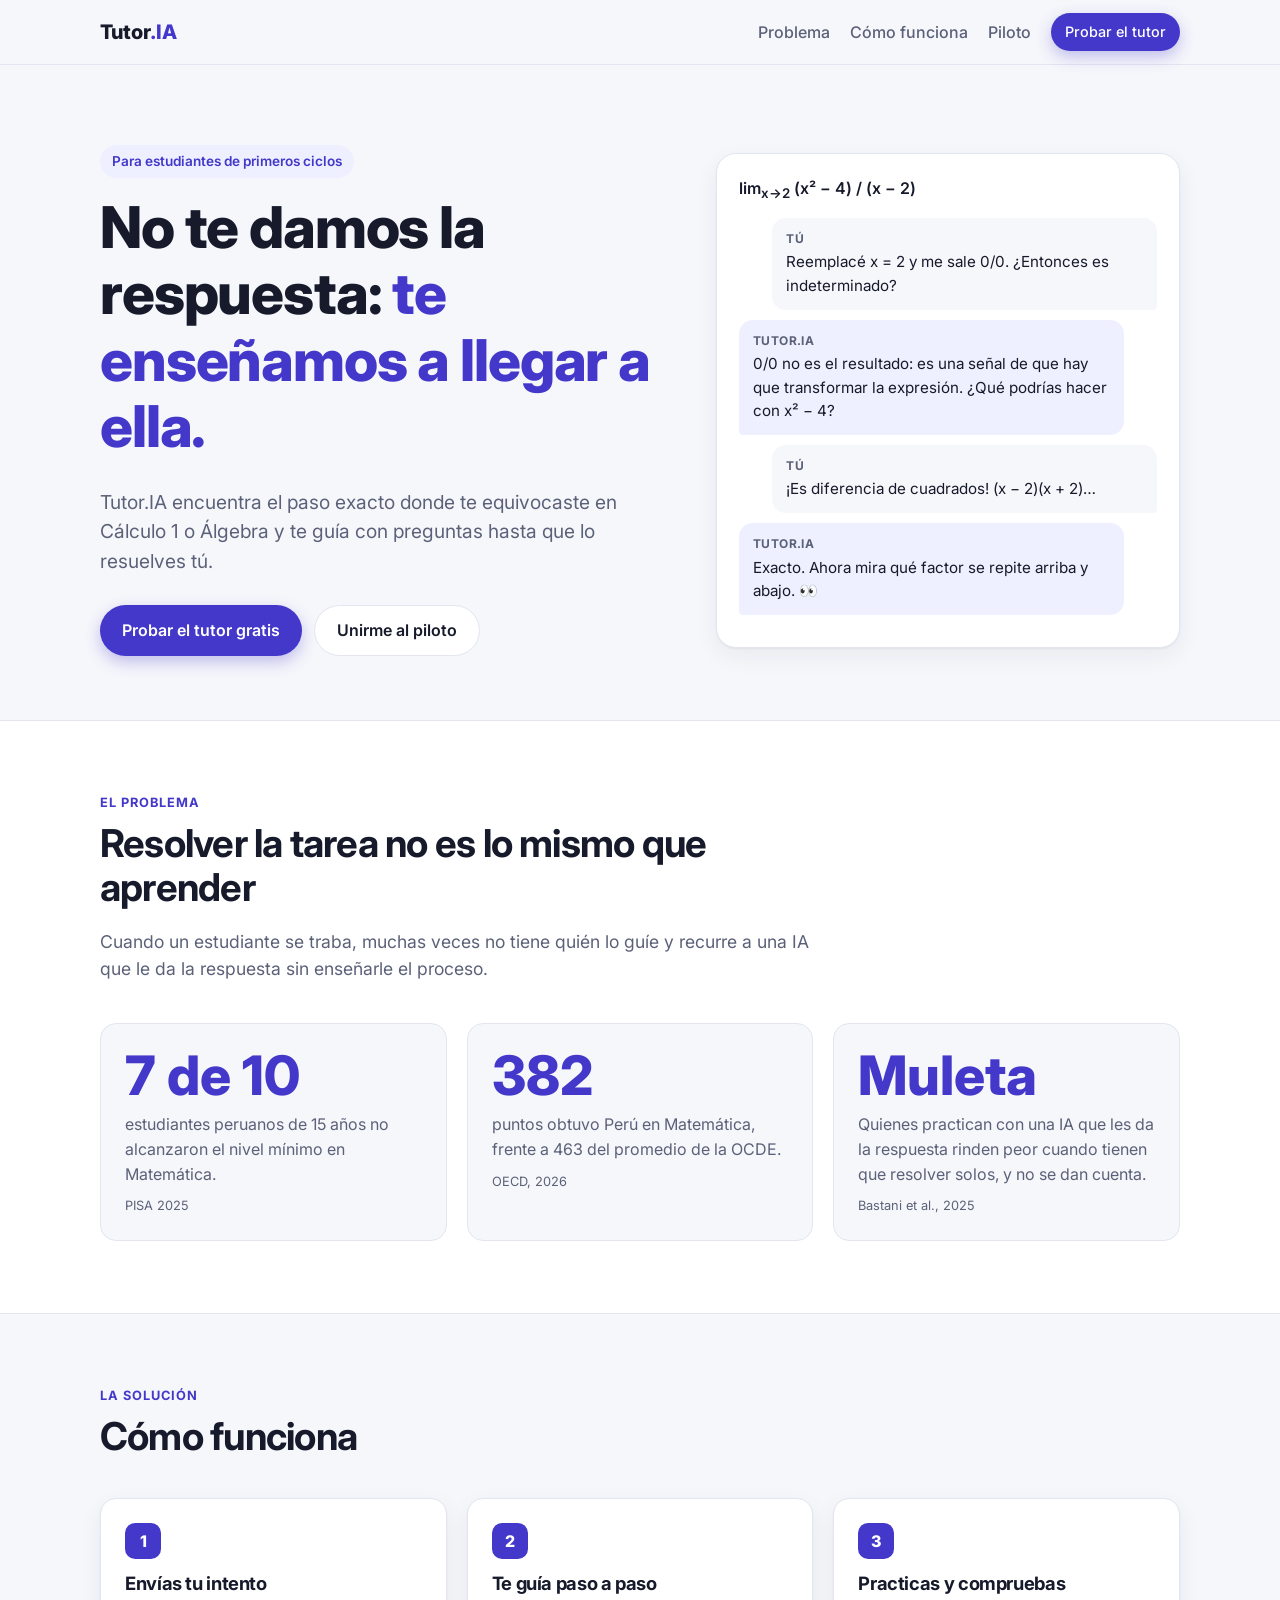
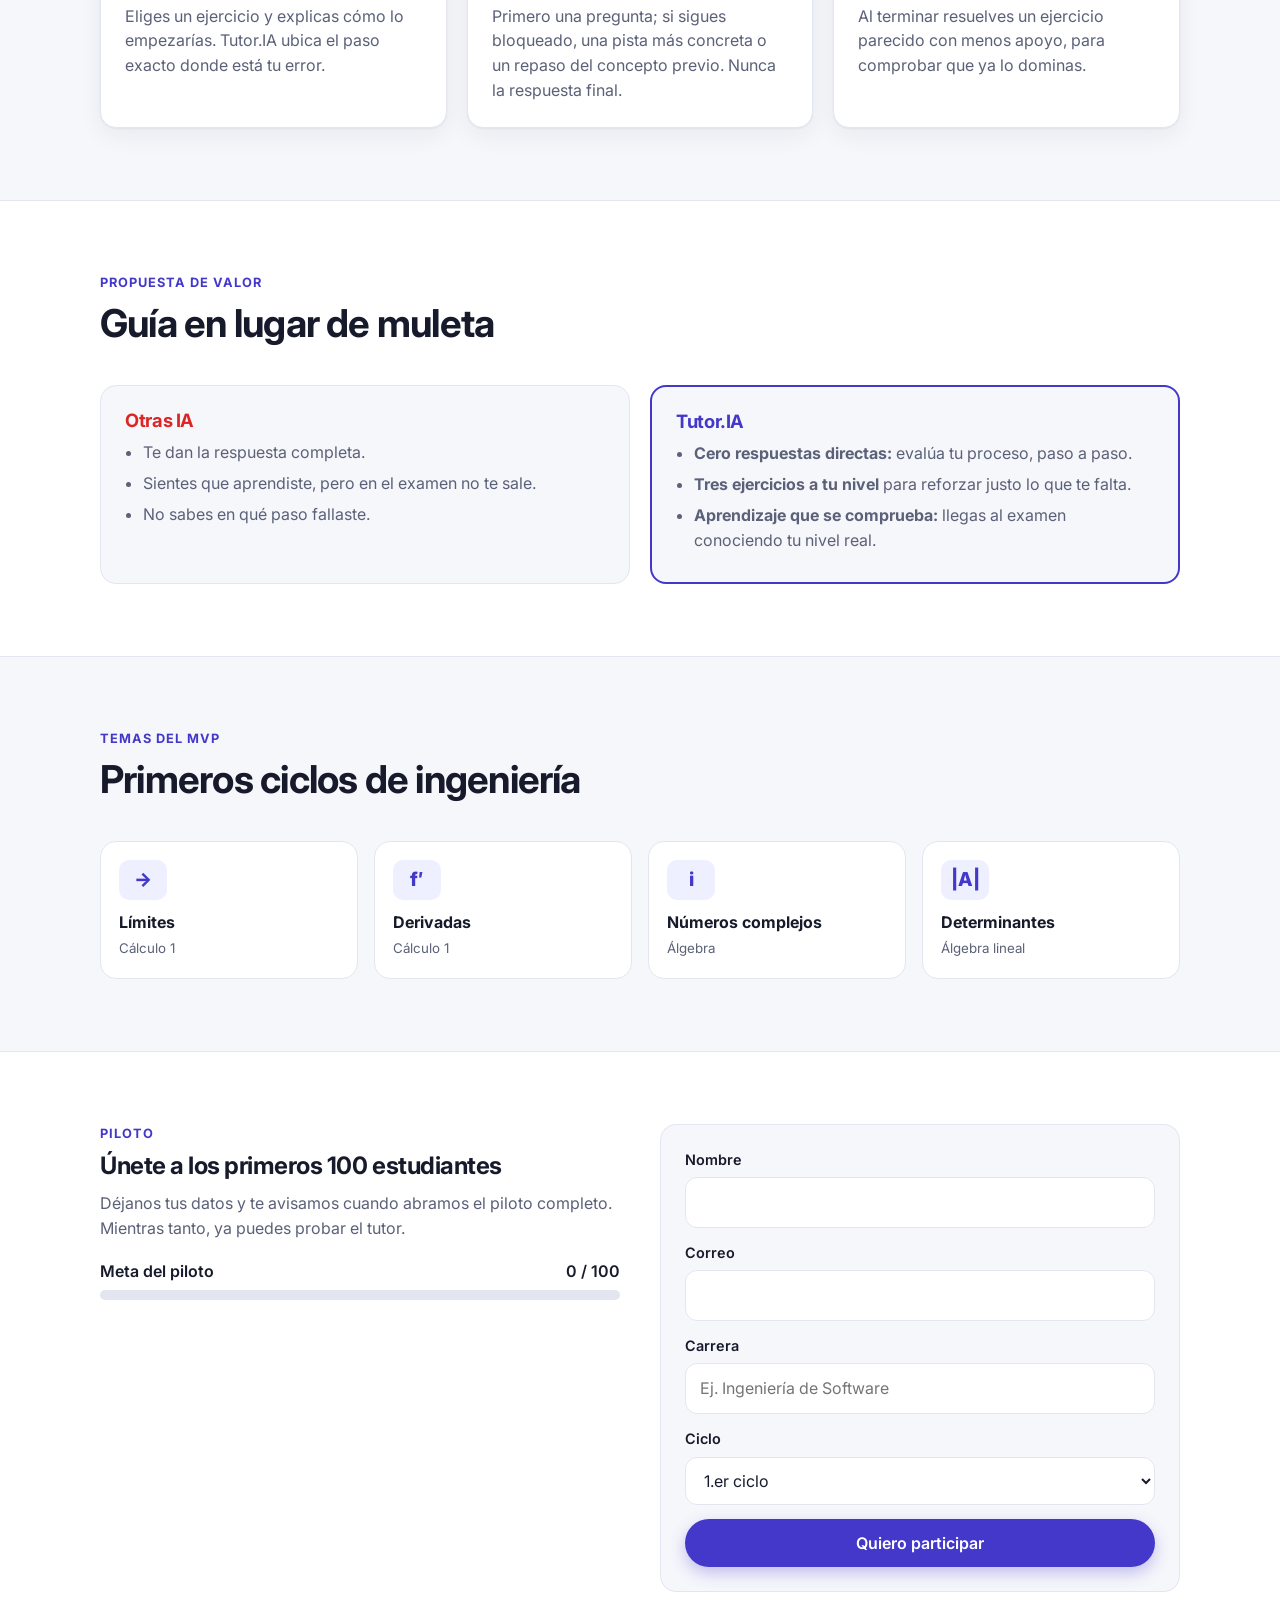
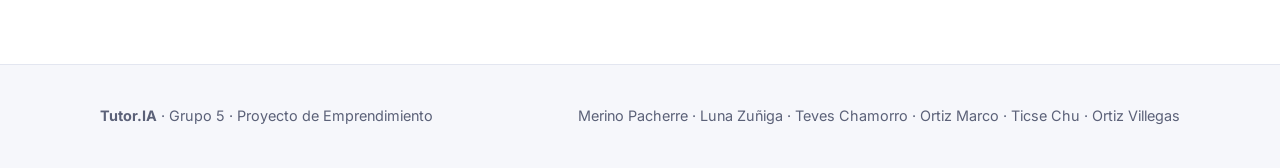
<file: index.html>
<!doctype html>
<html lang="es">
<head>
  <meta charset="utf-8">
  <meta name="viewport" content="width=device-width, initial-scale=1">
  <title>Tutor.IA: aprende a resolver, no a copiar</title>
  <meta name="description" content="Tutor con IA para Cálculo 1 y Álgebra que te guía paso a paso sin darte la respuesta.">
  <link rel="preconnect" href="https://fonts.googleapis.com">
  <link href="https://fonts.googleapis.com/css2?family=Inter:wght@400;500;600;700;800&display=swap" rel="stylesheet">
  <link rel="stylesheet" href="css/styles.css?v=2">
</head>
<body>
  <nav class="nav">
    <div class="wrap">
      <a class="logo" href="index.html">Tutor<span>.IA</span></a>
      <div class="nav-links">
        <a href="#problema">Problema</a>
        <a href="#como">Cómo funciona</a>
        <a href="#registro">Piloto</a>
        <a class="btn btn-primary btn-sm" href="tutor.html">Probar el tutor</a>
      </div>
    </div>
  </nav>

  <header class="hero">
    <div class="wrap">
      <div>
        <span class="pill">Para estudiantes de primeros ciclos</span>
        <h1>No te damos la respuesta: <em>te enseñamos a llegar a ella.</em></h1>
        <p class="lead">Tutor.IA encuentra el paso exacto donde te equivocaste en Cálculo 1 o Álgebra y te guía con preguntas hasta que lo resuelves tú.</p>
        <div class="ctas">
          <a class="btn btn-primary" href="tutor.html">Probar el tutor gratis</a>
          <a class="btn btn-ghost" href="#registro">Unirme al piloto</a>
        </div>
      </div>
      <div class="demo-card" aria-label="Ejemplo de conversación">
        <div class="q">lim<sub>x→2</sub> (x² − 4) / (x − 2)</div>
        <div class="bubble alumno"><span class="quien">Tú</span>Reemplacé x = 2 y me sale 0/0. ¿Entonces es indeterminado?</div>
        <div class="bubble tutor"><span class="quien">Tutor.IA</span>0/0 no es el resultado: es una señal de que hay que transformar la expresión. ¿Qué podrías hacer con x² − 4?</div>
        <div class="bubble alumno"><span class="quien">Tú</span>¡Es diferencia de cuadrados! (x − 2)(x + 2)…</div>
        <div class="bubble tutor"><span class="quien">Tutor.IA</span>Exacto. Ahora mira qué factor se repite arriba y abajo. 👀</div>
      </div>
    </div>
  </header>

  <section id="problema" class="alt">
    <div class="wrap">
      <div class="section-head">
        <span class="kicker">El problema</span>
        <h2>Resolver la tarea no es lo mismo que aprender</h2>
        <p>Cuando un estudiante se traba, muchas veces no tiene quién lo guíe y recurre a una IA que le da la respuesta sin enseñarle el proceso.</p>
      </div>
      <div class="grid-3">
        <div class="card">
          <div class="stat">7 de 10</div>
          <p>estudiantes peruanos de 15 años no alcanzaron el nivel mínimo en Matemática.</p>
          <span class="fuente">PISA 2025</span>
        </div>
        <div class="card">
          <div class="stat">382</div>
          <p>puntos obtuvo Perú en Matemática, frente a 463 del promedio de la OCDE.</p>
          <span class="fuente">OECD, 2026</span>
        </div>
        <div class="card">
          <div class="stat">Muleta</div>
          <p>Quienes practican con una IA que les da la respuesta rinden peor cuando tienen que resolver solos, y no se dan cuenta.</p>
          <span class="fuente">Bastani et al., 2025</span>
        </div>
      </div>
    </div>
  </section>

  <section id="como">
    <div class="wrap">
      <div class="section-head">
        <span class="kicker">La solución</span>
        <h2>Cómo funciona</h2>
      </div>
      <div class="grid-3">
        <div class="card">
          <div class="num">1</div>
          <h3>Envías tu intento</h3>
          <p>Eliges un ejercicio y explicas cómo lo empezarías. Tutor.IA ubica el paso exacto donde está tu error.</p>
        </div>
        <div class="card">
          <div class="num">2</div>
          <h3>Te guía paso a paso</h3>
          <p>Primero una pregunta; si sigues bloqueado, una pista más concreta o un repaso del concepto previo. Nunca la respuesta final.</p>
        </div>
        <div class="card">
          <div class="num">3</div>
          <h3>Practicas y compruebas</h3>
          <p>Al terminar resuelves un ejercicio parecido con menos apoyo, para comprobar que ya lo dominas.</p>
        </div>
      </div>
    </div>
  </section>

  <section class="alt">
    <div class="wrap">
      <div class="section-head">
        <span class="kicker">Propuesta de valor</span>
        <h2>Guía en lugar de muleta</h2>
      </div>
      <div class="compare">
        <div class="card bad">
          <h3>Otras IA</h3>
          <ul>
            <li>Te dan la respuesta completa.</li>
            <li>Sientes que aprendiste, pero en el examen no te sale.</li>
            <li>No sabes en qué paso fallaste.</li>
          </ul>
        </div>
        <div class="card good">
          <h3>Tutor.IA</h3>
          <ul>
            <li><b>Cero respuestas directas:</b> evalúa tu proceso, paso a paso.</li>
            <li><b>Tres ejercicios a tu nivel</b> para reforzar justo lo que te falta.</li>
            <li><b>Aprendizaje que se comprueba:</b> llegas al examen conociendo tu nivel real.</li>
          </ul>
        </div>
      </div>
    </div>
  </section>

  <section>
    <div class="wrap">
      <div class="section-head">
        <span class="kicker">Temas del MVP</span>
        <h2>Primeros ciclos de ingeniería</h2>
      </div>
      <div class="temas" id="temas"></div>
    </div>
  </section>

  <section id="registro" class="alt">
    <div class="wrap registro">
      <div>
        <span class="kicker">Piloto</span>
        <h2>Únete a los primeros 100 estudiantes</h2>
        <p style="color:var(--muted)">Déjanos tus datos y te avisamos cuando abramos el piloto completo. Mientras tanto, ya puedes probar el tutor.</p>
        <div class="meta">
          <div style="display:flex;justify-content:space-between;font-weight:600;margin-bottom:6px">
            <span>Meta del piloto</span><span id="contador">0 / 100</span>
          </div>
          <div class="barra"><div id="barra" style="width:0%"></div></div>
        </div>
      </div>
      <form id="form-registro" class="card">
        <div class="campo">
          <label for="nombre">Nombre</label>
          <input id="nombre" name="nombre" required autocomplete="name">
        </div>
        <div class="campo">
          <label for="correo">Correo</label>
          <input id="correo" name="correo" type="email" required autocomplete="email">
        </div>
        <div class="campo">
          <label for="carrera">Carrera</label>
          <input id="carrera" name="carrera" placeholder="Ej. Ingeniería de Software">
        </div>
        <div class="campo">
          <label for="ciclo">Ciclo</label>
          <select id="ciclo" name="ciclo">
            <option>1.er ciclo</option><option>2.º ciclo</option><option>3.er ciclo</option><option>Otro</option>
          </select>
        </div>
        <button class="btn btn-primary" type="submit" style="width:100%">Quiero participar</button>
        <div id="registro-ok" class="ok-box" hidden style="margin-top:14px"></div>
      </form>
    </div>
  </section>

  <footer>
    <div class="wrap">
      <div><b>Tutor.IA</b> · Grupo 5 · Proyecto de Emprendimiento</div>
      <div>Merino Pacherre · Luna Zuñiga · Teves Chamorro · Ortiz Marco · Ticse Chu · Ortiz Villegas</div>
    </div>
  </footer>

  <script src="js/ejercicios.js?v=2"></script>
  <script>
    // Temas
    document.getElementById("temas").innerHTML = TEMAS.map(t => `
      <div class="tema-chip">
        <div class="ico">${t.icono}</div>
        <b>${t.nombre}</b><br><small>${t.curso}</small>
      </div>`).join("");

    // Registro del piloto (demo: se guarda en este navegador)
    const CLAVE = "tutoria_registros";
    const registros = () => JSON.parse(localStorage.getItem(CLAVE) || "[]");
    function pintarMeta() {
      const n = registros().length;
      document.getElementById("contador").textContent = `${n} / 100`;
      document.getElementById("barra").style.width = Math.min(100, n) + "%";
    }
    pintarMeta();
    document.getElementById("form-registro").addEventListener("submit", e => {
      e.preventDefault();
      const datos = Object.fromEntries(new FormData(e.target));
      const lista = registros();
      lista.push({ ...datos, fecha: new Date().toISOString() });
      localStorage.setItem(CLAVE, JSON.stringify(lista));
      e.target.reset();
      const ok = document.getElementById("registro-ok");
      ok.hidden = false;
      ok.textContent = `¡Listo, ${datos.nombre.split(" ")[0]}! Estás dentro del piloto. Ya puedes probar el tutor.`;
      pintarMeta();
    });
  </script>
</body>
</html>
</file>
<file: css/styles.css>
:root {
  --bg: #f6f7fb;
  --card: #ffffff;
  --ink: #161a2b;
  --muted: #5b6178;
  --line: #e3e6f0;
  --primary: #4338ca;
  --primary-soft: #eef0ff;
  --accent: #f59e0b;
  --ok: #059669;
  --ok-soft: #e7f8f1;
  --warn: #b45309;
  --warn-soft: #fff5e1;
  --bad: #dc2626;
  --radius: 16px;
  --shadow: 0 1px 2px rgba(22, 26, 43, .05), 0 8px 24px rgba(22, 26, 43, .06);
}

* { box-sizing: border-box; }
html { scroll-behavior: smooth; }
body {
  margin: 0;
  font-family: "Inter", system-ui, -apple-system, "Segoe UI", sans-serif;
  color: var(--ink);
  background: var(--bg);
  line-height: 1.55;
}
a { color: var(--primary); }
h1, h2, h3 { line-height: 1.15; margin: 0 0 .5em; letter-spacing: -.02em; }
p { margin: 0 0 1em; }

.wrap { max-width: 1120px; margin: 0 auto; padding: 0 20px; }

/* Barra superior */
.nav {
  position: sticky; top: 0; z-index: 10;
  background: rgba(246, 247, 251, .9);
  backdrop-filter: blur(8px);
  border-bottom: 1px solid var(--line);
}
.nav .wrap { display: flex; align-items: center; justify-content: space-between; height: 64px; }
.logo { font-weight: 800; font-size: 1.25rem; text-decoration: none; color: var(--ink); }
.logo span { color: var(--primary); }
.nav-links { display: flex; gap: 20px; align-items: center; }
.nav-links a { text-decoration: none; color: var(--muted); font-weight: 500; }
.nav-links a:hover { color: var(--ink); }

/* Botones */
.btn {
  display: inline-flex; align-items: center; justify-content: center; gap: 8px;
  padding: 12px 22px; border-radius: 999px; border: 0;
  font: inherit; font-weight: 600; cursor: pointer; text-decoration: none;
  transition: transform .1s, box-shadow .15s, background .15s;
}
.btn:active { transform: translateY(1px); }
.btn-primary { background: var(--primary); color: #fff; box-shadow: 0 6px 16px rgba(67, 56, 202, .3); }
.btn-primary:hover { background: #3730a3; }
.btn-ghost { background: var(--card); color: var(--ink); border: 1px solid var(--line); }
.btn-ghost:hover { border-color: var(--primary); }
.btn-sm { padding: 8px 14px; font-size: .9rem; }
.btn:disabled { opacity: .5; cursor: not-allowed; }
.nav-links .btn-primary { color: #fff; }

/* Landing */
.hero { padding: 80px 0 64px; }
.hero .wrap { display: grid; grid-template-columns: 1.1fr .9fr; gap: 48px; align-items: center; }
.pill {
  display: inline-block; padding: 6px 12px; border-radius: 999px;
  background: var(--primary-soft); color: var(--primary); font-weight: 600; font-size: .85rem;
  margin-bottom: 16px;
}
.hero h1 { font-size: clamp(2.2rem, 5vw, 3.6rem); font-weight: 800; }
.hero h1 em { font-style: normal; color: var(--primary); }
.hero .lead { font-size: 1.2rem; color: var(--muted); max-width: 34em; }
.hero .ctas { display: flex; gap: 12px; flex-wrap: wrap; margin-top: 28px; }

.demo-card {
  background: var(--card); border-radius: 20px; box-shadow: var(--shadow);
  padding: 22px; border: 1px solid var(--line);
}
.demo-card .q { font-weight: 600; margin-bottom: 14px; }
.bubble {
  padding: 12px 14px; border-radius: 14px; margin-bottom: 10px; font-size: .95rem;
  max-width: 92%;
}
.bubble.alumno { background: var(--bg); margin-left: auto; border-bottom-right-radius: 4px; }
.bubble.tutor { background: var(--primary-soft); border-bottom-left-radius: 4px; }
.bubble .quien { display: block; font-size: .75rem; font-weight: 700; color: var(--muted); margin-bottom: 2px; text-transform: uppercase; letter-spacing: .04em; }

section { padding: 72px 0; }
section.alt { background: var(--card); border-top: 1px solid var(--line); border-bottom: 1px solid var(--line); }
.section-head { max-width: 720px; margin-bottom: 40px; }
.section-head h2 { font-size: clamp(1.7rem, 3.5vw, 2.4rem); }
.section-head p { color: var(--muted); font-size: 1.1rem; }
.kicker { color: var(--primary); font-weight: 700; text-transform: uppercase; font-size: .8rem; letter-spacing: .08em; margin-bottom: 8px; display: block; }

.grid-3 { display: grid; grid-template-columns: repeat(3, 1fr); gap: 20px; }
.grid-2 { display: grid; grid-template-columns: repeat(2, 1fr); gap: 20px; }
.card {
  background: var(--card); border: 1px solid var(--line); border-radius: var(--radius);
  padding: 24px; box-shadow: var(--shadow);
}
section.alt .card { box-shadow: none; background: var(--bg); }
.card h3 { font-size: 1.15rem; }
.card p { color: var(--muted); margin: 0; }
.num {
  width: 36px; height: 36px; border-radius: 10px; display: grid; place-items: center;
  background: var(--primary); color: #fff; font-weight: 800; margin-bottom: 14px;
}
.stat { font-size: clamp(2.4rem, 5vw, 3.4rem); font-weight: 800; color: var(--primary); line-height: 1; margin-bottom: 10px; }
.fuente { font-size: .8rem; color: var(--muted); margin-top: 10px; display: block; }

.compare { display: grid; grid-template-columns: 1fr 1fr; gap: 20px; }
.compare .card ul { margin: 0; padding-left: 1.1em; color: var(--muted); }
.compare .card li { margin-bottom: 6px; }
.compare .bad h3 { color: var(--bad); }
.compare .good { border: 2px solid var(--primary); }
.compare .good h3 { color: var(--primary); }

.temas { display: grid; grid-template-columns: repeat(4, 1fr); gap: 16px; }
.tema-chip {
  background: var(--card); border: 1px solid var(--line); border-radius: var(--radius); padding: 18px;
}
.tema-chip .ico {
  font-weight: 800; font-size: 1.2rem; color: var(--primary); background: var(--primary-soft);
  border-radius: 10px; width: 48px; height: 40px; display: grid; place-items: center; margin-bottom: 10px;
}
.tema-chip small { color: var(--muted); }

.registro { display: grid; grid-template-columns: 1fr 1fr; gap: 40px; align-items: start; }
form .campo { margin-bottom: 14px; }
label { display: block; font-weight: 600; font-size: .9rem; margin-bottom: 6px; }
input, select, textarea {
  width: 100%; font: inherit; padding: 12px 14px; border-radius: 12px;
  border: 1px solid var(--line); background: var(--card); color: var(--ink);
}
input:focus, select:focus, textarea:focus { outline: 2px solid var(--primary); outline-offset: 1px; border-color: transparent; }
.meta { margin-top: 18px; }
.barra { height: 10px; background: var(--line); border-radius: 999px; overflow: hidden; }
.barra > div { height: 100%; background: var(--primary); border-radius: 999px; transition: width .4s; }
.ok-box { background: var(--ok-soft); color: var(--ok); padding: 14px 16px; border-radius: 12px; font-weight: 600; }

footer { padding: 40px 0; color: var(--muted); font-size: .9rem; }
footer .wrap { display: flex; justify-content: space-between; gap: 24px; flex-wrap: wrap; }

/* App del tutor */
.app { display: grid; grid-template-columns: 260px 1fr; gap: 24px; padding: 28px 20px; max-width: 1240px; margin: 0 auto; }
.lado h2 { font-size: 1rem; color: var(--muted); text-transform: uppercase; letter-spacing: .06em; }
.tema-btn {
  width: 100%; text-align: left; display: flex; gap: 12px; align-items: center;
  background: var(--card); border: 1px solid var(--line); border-radius: 14px;
  padding: 12px; margin-bottom: 10px; cursor: pointer; font: inherit; color: var(--ink);
}
.tema-btn:hover { border-color: var(--primary); }
.tema-btn.activo { border: 2px solid var(--primary); padding: 11px; }
.tema-btn .ico {
  flex: none; width: 44px; height: 40px; border-radius: 10px; display: grid; place-items: center;
  background: var(--primary-soft); color: var(--primary); font-weight: 800;
}
.tema-btn .info { flex: 1; min-width: 0; }
.tema-btn .info b { display: block; }
.tema-btn .info small { color: var(--muted); }
.tema-btn .estado { font-size: .8rem; font-weight: 700; color: var(--muted); }
.tema-btn .estado.hecho { color: var(--ok); }
.reset { background: none; border: 0; color: var(--muted); font: inherit; font-size: .85rem; cursor: pointer; text-decoration: underline; padding: 0; margin-top: 8px; }

.principal { display: grid; grid-template-columns: 1fr 380px; gap: 24px; align-items: start; }
.panel { background: var(--card); border: 1px solid var(--line); border-radius: 20px; padding: 26px; box-shadow: var(--shadow); }
.pasos { display: flex; gap: 8px; margin-bottom: 18px; flex-wrap: wrap; }
.paso-tag {
  font-size: .8rem; font-weight: 600; padding: 5px 10px; border-radius: 999px;
  background: var(--bg); color: var(--muted); border: 1px solid var(--line);
}
.paso-tag.on { background: var(--primary); color: #fff; border-color: var(--primary); }
.paso-tag.done { background: var(--ok-soft); color: var(--ok); border-color: transparent; }
.badge-final { background: var(--warn-soft); color: var(--warn); font-weight: 700; font-size: .8rem; padding: 5px 10px; border-radius: 999px; }
.enunciado { font-size: 1.35rem; padding: 22px; background: var(--bg); border-radius: 14px; margin: 8px 0 22px; text-align: center; overflow-x: auto; }
.ayuda { font-size: .85rem; color: var(--muted); margin-top: 6px; }
.preview { min-height: 44px; padding: 8px 12px; margin-top: 8px; border-radius: 10px; background: var(--bg); font-size: 1.1rem; display: flex; align-items: center; }
.preview.vacio { color: var(--muted); font-size: .9rem; }
.acciones { display: flex; gap: 10px; margin-top: 18px; flex-wrap: wrap; }

.chat { display: flex; flex-direction: column; max-height: calc(100vh - 140px); position: sticky; top: 92px; }
.chat-head { display: flex; align-items: center; gap: 10px; margin-bottom: 14px; }
.avatar { width: 38px; height: 38px; border-radius: 12px; background: var(--primary); color: #fff; display: grid; place-items: center; font-weight: 800; }
.chat-head small { color: var(--muted); display: block; }
.mensajes { overflow-y: auto; flex: 1; padding-right: 4px; }
.bubble.ok { background: var(--ok-soft); }
.bubble.warn { background: var(--warn-soft); }
.bubble.nivel .quien { color: var(--primary); }
.stats { display: flex; gap: 14px; margin-top: 12px; font-size: .85rem; color: var(--muted); border-top: 1px solid var(--line); padding-top: 12px; }
.stats b { color: var(--ink); }

.completo { text-align: center; padding: 30px 10px; }
.completo .big { font-size: 3rem; }

@media (max-width: 1180px) {
  .app { grid-template-columns: 1fr; }
  #lista-temas { display: grid; grid-template-columns: repeat(4, 1fr); gap: 10px; }
  #lista-temas .tema-btn { margin-bottom: 0; }
  .lado h2 { display: none; }
}
@media (max-width: 980px) {
  #lista-temas { grid-template-columns: repeat(2, 1fr); }
  .hero .wrap, .registro, .compare { grid-template-columns: 1fr; }
  .grid-3 { grid-template-columns: 1fr; }
  .temas { grid-template-columns: repeat(2, 1fr); }
  .app { grid-template-columns: 1fr; }
  .principal { grid-template-columns: 1fr; }
  .chat { position: static; max-height: none; }
  .nav-links a:not(.btn) { display: none; }
}
@media (max-width: 560px) {
  .grid-2, .temas { grid-template-columns: 1fr; }
  section { padding: 52px 0; }
}
</file>
